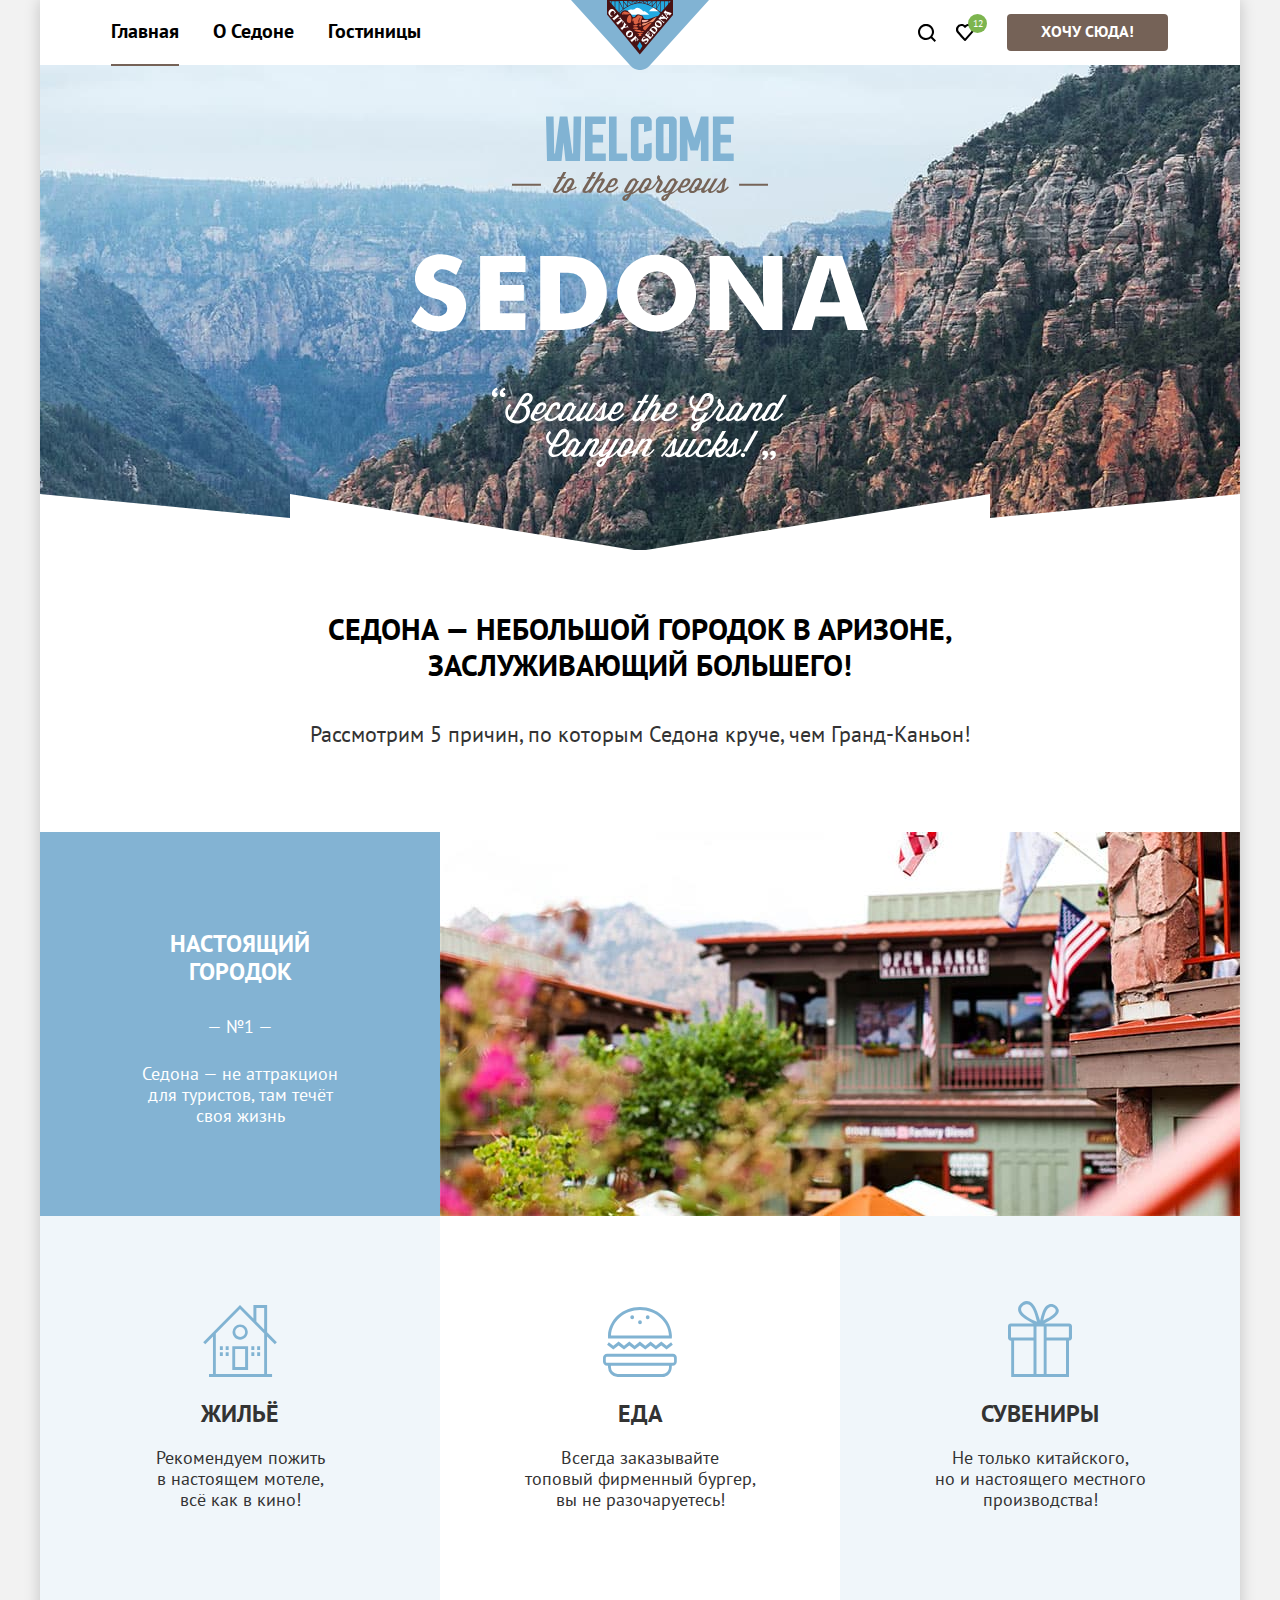
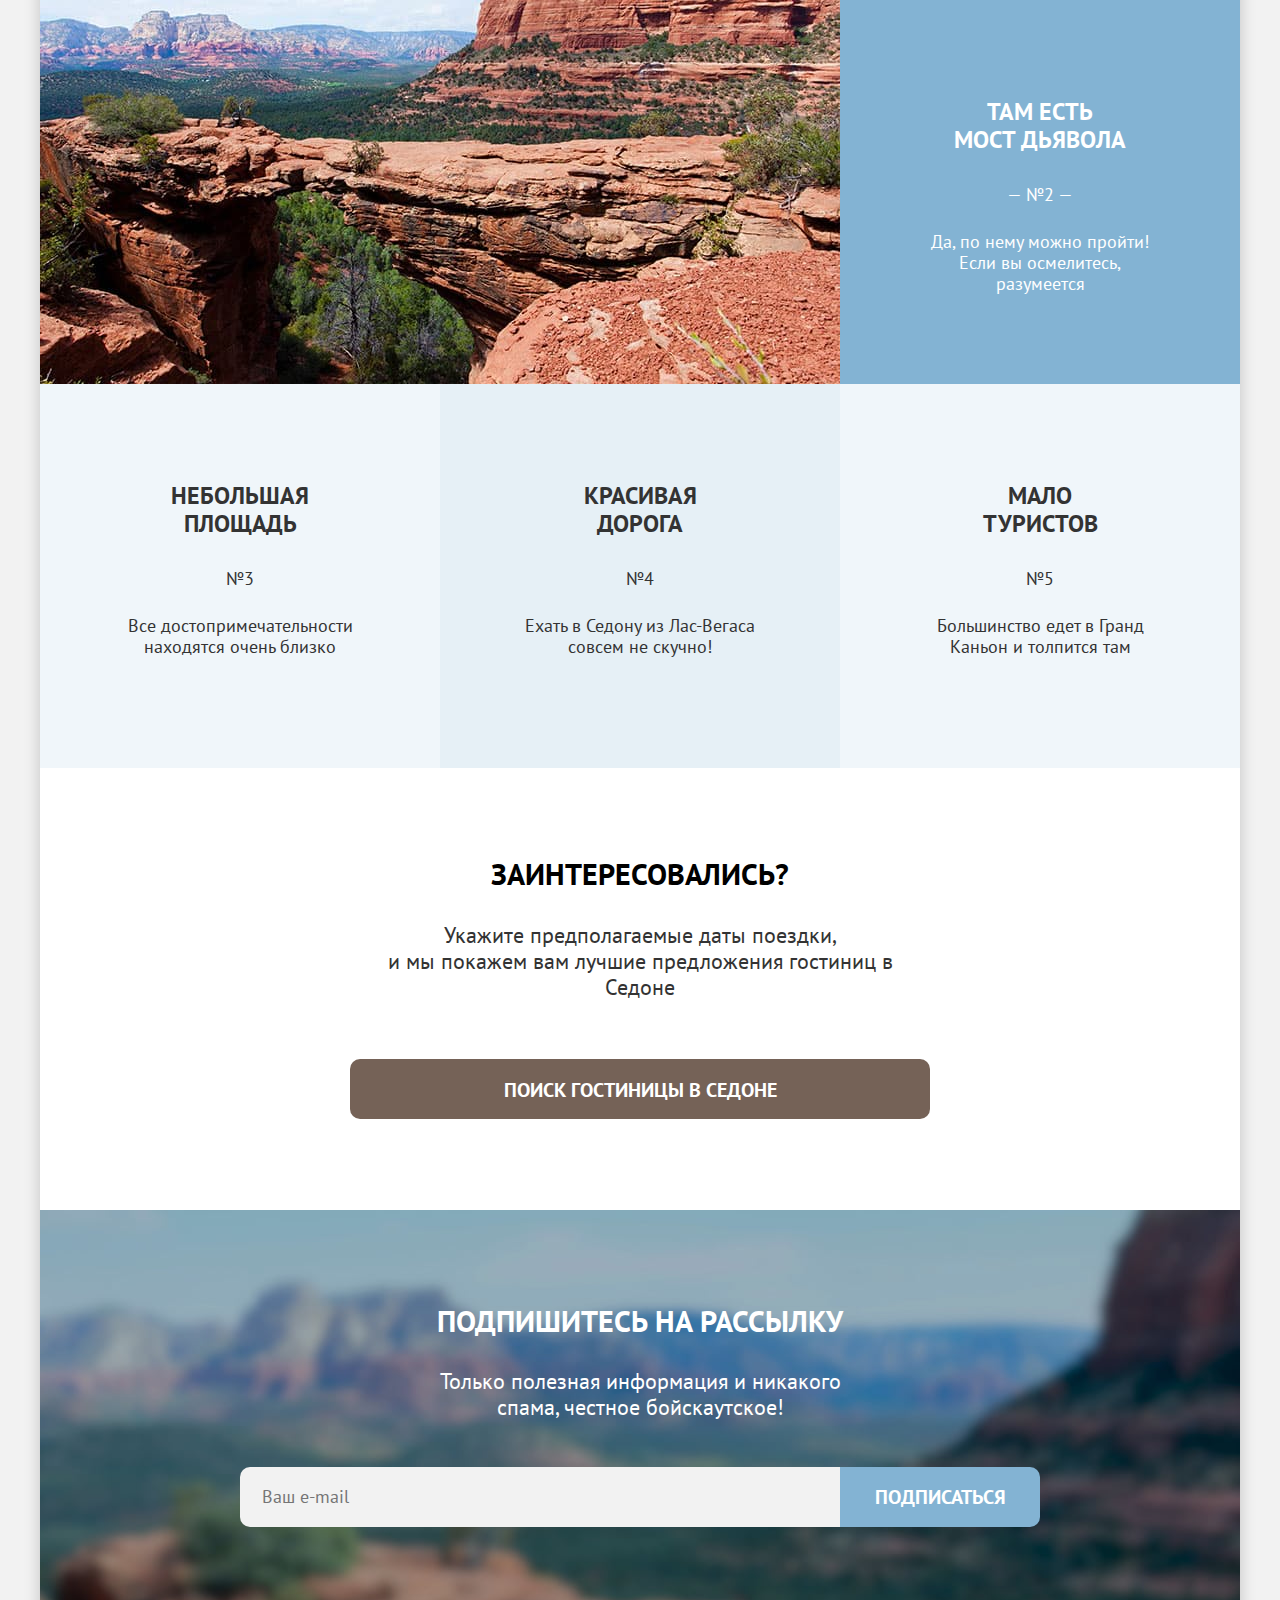
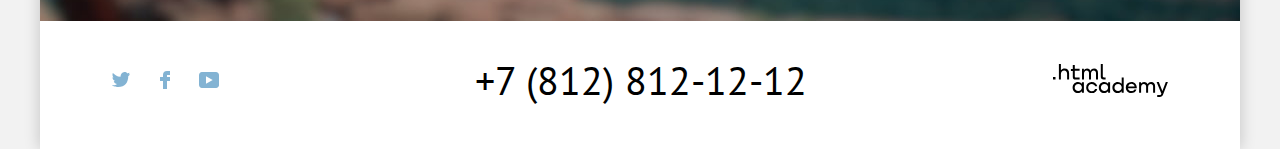
<file: index.html>
<!DOCTYPE html>
<html lang="ru">
	<head>
		<meta charset="utf-8">
		<link rel="stylesheet" href="styles/styles.css">
		<title>HTML Academy: Седона</title>
	</head>
	<body>
		<div class="body-inner">
			<header class="main-header">
				<a class="logo-link"><img class="logo" src="image/svg/logo-sedona.svg" alt="Логотип Седона." width="138" height="70"></a>
				<nav class="main-nav">
					<ul class="main-nav-list">
						<li class="main-nav-item">
							<a class="main-nav-link main-nav-link-active">Главная</a>
						</li>
						<li class="main-nav-item">
							<a class="main-nav-link" href="#">О Седоне</a>
						</li>
						<li class="main-nav-item">
							<a class="main-nav-link" href="catalog.html">Гостиницы</a>
						</li>
					</ul>
				</nav>
				<div class="user-tools">
					<a class="user-tools-item" href="#">
						<svg aria-hidden="true" focusable="false" width="18" height="18" xmlns="http://www.w3.org/2000/svg">
							<g clip-path="url(#a)"><path d="m18 16.5-3.7-3.7A8 8 0 0 0 8-.1C3.6-.1 0 3.6 0 8a8 8 0 0 0 12.9 6.3l3.7 3.7 1.4-1.5ZM8 14a6 6 0 0 1-6-6 6 6 0 0 1 6-6 6 6 0 0 1 6 6 6 6 0 0 1-6 6Z" /></g><defs><clipPath id="a"><path fill="#fff" d="M0 0h18v18H0z"/></clipPath></defs>
						</svg>
						<span class="visually-hidden">Поиск</span>
					</a>
					<div class="popover-wrapper">
						<a class="user-tools-item user-favourites" href="#">
							<svg aria-hidden="true" focusable="false" width="18" height="17" xmlns="http://www.w3.org/2000/svg">
								<path d="M8.9 17a.9.9 0 0 1-.8-.4c-5.4-6.1-6.7-7.5-7-7.9A5.4 5.4 0 0 1 5.5 0C6.8 0 8 .5 9 1.3a5.46 5.46 0 0 1 9 4.1c0 1.3-.5 2.5-1.3 3.4l-7 7.9c-.2.2-.4.3-.8.3Zm-6-9.5c.3.4 3.5 4 6.1 6.9l6.2-7c.5-.5.7-1.2.7-2 0-1.8-1.5-3.3-3.3-3.3-1 0-2 .5-2.7 1.3-.3.3-.6.4-.9.4-.3 0-.6-.2-.8-.4-.7-.8-1.7-1.3-2.7-1.3-1.8 0-3.3 1.5-3.3 3.3-.1.9.3 1.6.7 2.1-.1 0-.1 0 0 0Z"/>
							</svg>
							<span class="visually-hidden">Избранное:</span><div class="favourites-count">12</div>
						</a>
						<div class="popover popover-favourites">
							<ul class="popover-favourites-list">
								<li class="popover-favourites-item">
									<a class="popover-favourites-outline" href="#">
										<div class="popover-favourites-image">
											<img src="./image/content/small-desert-quail-inn.png" width="48" height="48" alt="Мотель Desert Quail Inn.">
										</div>
										<div class="popover-favourites-description">
											<h3>Desert Quail Inn</h3>
											<span>Мотель</span>
										</div>
									</a>
									<button class="popover-favourites-del" type="button">
										<span class="visually-hidden">Удалить из избранного</span>
									</button>
								</li>
								<li class="popover-favourites-item">
									<div class="popover-favourites-outline">
										<div class="popover-favourites-image">
											<a href="#">
												<img src="./image/content/small-villas-at-poco-diablo.png" width="48" height="48" alt="Мотель Desert Quail Inn.">
											</a>
										</div>
										<div class="popover-favourites-description">
											<h3><a href="#">Villas at Poco Diablo</a></h3>
											<span>Апартаменты</span>
										</div>
									</div>
									<button class="popover-favourites-del" type="button">
										<span class="visually-hidden">Удалить из избранного</span>
									</button>
								</li>
							</ul>
							<a class="popover-favourites-all" href="#">Все избранные</a>
						</div>
					</div>
					<a class="user-tools-item user-catalog" href="#">Хочу сюда!</a>
				</div>
			</header>
			<main class="main-container">
				<h1 class="visually-hidden">Добро пожаловать в Седону!</h1>
				<div class="promo">
					<figure>
						<img src="image/svg/promo-welcome.svg" width="458" height="352" alt="Добро пожаловать в Седону.">
					</figure>
				</div>
				<section class="features">
					<h2 class="visually-hidden">Особенности города</h2>
					<div class="features-inner">
						<b class="features-header">Седона — небольшой городок в Аризоне, заслуживающий большего!</b>
						<p class="features-description">Рассмотрим 5 причин, по которым Седона круче, чем Гранд-Каньон!</p>
					</div>
					<ul class="features-list">
						<li class="features-item features-city">
							<div class="features-left-column">
								<h3>Настоящий городок</h3>
								<span>— №1 —</span>
								<p>Седона — не аттракцион для туристов, там течёт своя жизнь</p>
							</div>
							<div class="features-right-column">
								<img class="features-image" src="image/content/features-bg-1.jpg" width="800" height="384" alt="Фотография города.">
							</div>
						</li>
						<li class="features-item features-housing">
							<h3>Жильё</h3>
							<p>Рекомендуем пожить в настоящем мотеле, всё как в кино!</p>
						</li>
						<li class="features-item features-food">
							<h3>Еда</h3>
							<p>Всегда заказывайте <br> топовый фирменный бургер, вы не разочаруетесь!</p>
						</li>
						<li class="features-item features-souvenirs">
							<h3>Сувениры</h3>
							<p>Не только китайского, <br> но и настоящего местного производства!</p>
						</li>
						<li class="features-item features-bridge">
							<div class="features-left-column">
								<h3>Там есть мост дьявола</h3>
								<span>— №2 —</span>
								<p>Да, по нему можно пройти! Если вы осмелитесь, разумеется</p>
							</div>
							<div class="features-right-column">
								<img class="features-image" src="image/content/features-bg-2.jpg" width="800" height="384" alt="Фотография Моста Дьявола.">
							</div>
						</li>
						<li class="features-item features-area">
							<h3>Небольшая площадь</h3>
							<span>№3</span>
							<p>Все достопримечательности находятся очень близко</p>
						</li>
						<li class="features-item features-road">
							<h3>Красивая дорога</h3>
							<span>№4</span>
							<p>Ехать в Седону из Лас-Вегаса совсем не скучно!</p>
						</li>
						<li class="features-item features-tourist">
							<h3>Мало туристов</h3>
							<span>№5</span>
							<p>Большинство едет в Гранд Каньон и толпится там</p>
						</li>
					</ul>
				</section>
				<section class="hotel-search">
					<h2>Заинтересовались?</h2>
					<p>Укажите предполагаемые даты поездки, <br> и мы покажем вам лучшие предложения гостиниц в Седоне</p>
					<a class="hotel-search-btn" href="catalog.html">Поиск гостиницы в Седоне</a>
				</section>
				<section class="subscribe">
					<h2>Подпишитесь на рассылку</h2>
					<p>Только полезная информация и никакого спама,	честное бойскаутское!</p>
					<form class="subscribe-form" action="https://echo.htmlacademy.ru" method="POST">
						<label class="visually-hidden" for="email">Введите свой e-mail:</label>
						<input class="subscribe-email" id="email" type="email" name="email" placeholder="Ваш e-mail" required>
						<button class="subscribe-submit" type="submit">Подписаться</button>
					</form>
				</section>
			</main>
			<footer class="main-footer">
				<ul class="social-list">
					<li class="social-item">
						<a class="social-link" href="https://twitter.com/htmlacademy_ru">
								<svg class="social-icon-tw" aria-hidden="true" focusable="false" width="18" height="15" xmlns="http://www.w3.org/2000/svg">
									<path d="M11.6.2c1.8-.5 3.2.3 3.8 1.2.7-.2 1.4-.5 2.1-.7 0 .9-.6 1.5-.9 1.8.7.1 1.4-.6 1.4-.6-.2 1-1.1 1.8-1.7 2C16.1 10.7 13 15.1 5.7 15h-.5c-.4 0-4.4-.5-5.2-1.9 2.4.2 4.1-.4 5-1.2-1-.3-2.9-.4-3.2-2.9.4.1.6.2 1.3.1C1.8 8.3.4 7.5.5 5.3c.3.3 1.1.5 1.4.5C1.1 5.6-.2 2.5.9.9c1.9 1.9 4 3.6 7.6 3.8C8.7 2.3 9.7.8 11.6.2Z"/>
								</svg>
							<span class="visually-hidden">Твиттер</span>
						</a>
					</li>
					<li class="social-item">
						<a class="social-link" href="https://www.facebook.com/htmlacademy">
							<svg class="social-icon-fb" aria-hidden="true" focusable="false" width="10" height="18" xmlns="http://www.w3.org/2000/svg">
								<path d="M7 0a4 4 0 0 0-4 4v2H0v4h3v8h4v-8h3V6H7V4h3V0H7Z"/>
							</svg>
							<span class="visually-hidden">Фейсбук</span>
						</a>
					</li>
					<li class="social-item">
						<a class="social-link" href="https://www.instagram.com/htmlacademy/">
							<svg class="social-icon-inst" aria-hidden="true" focusable="false" width="20" height="16" xmlns="http://www.w3.org/2000/svg">
								<path d="M17 0H2.9C1.2 0 0 1.5 0 3.2v9.5C0 14.5 1.2 16 2.9 16h14.3c1.5 0 2.9-1.5 2.9-3.2V3.2C19.9 1.5 18.7 0 17 0ZM7 11.8V4.2L13.7 8 7 11.8Z"/>
							</svg>
							<span class="visually-hidden">Инстаграм</span>
						</a>
					</li>
				</ul>
				<a class="contact-phone" href="tel:+78128121212">+7 (812) 812-12-12</a>
				<a class="copyright" href="https://htmlacademy.ru/">
					<span class="visually-hidden">Логотип HTML Academy</span>
					<svg class="logo-academy" aria-hidden="true" focusable="false" width="115" height="33" xmlns="http://www.w3.org/2000/svg">
						<path d="M0 12.9v2.6h2.5v-2.6H0ZM11.6 4.5c-1.6 0-2.8.7-3.6 1.7h-.1V0h-2v15.5h2v-5.3c0-2.1 1.3-3.6 3.3-3.6 1.8 0 2.9 1.4 2.9 3.2v5.7h2V9.4c.1-3-1.8-4.9-4.5-4.9ZM26.6 4.8h-4.8V1.1h-2v3.8h-1.9v2h1.9v6c0 1.7 1 2.7 2.7 2.7h4.1v-2h-3.7c-.7 0-1.1-.4-1.1-1.1V6.8h4.8v-2ZM41.1 4.6c-1.6 0-2.9.8-3.5 2.1h-.1a3.7 3.7 0 0 0-3.4-2.1c-1.4 0-2.5.8-3.1 1.8h-.1V4.8H29v10.6h2V10c0-2 1-3.5 2.6-3.5 1.5 0 2.4 1 2.4 2.6v6.3h2V9.8c0-2.4 1.4-3.3 2.6-3.3 1.5 0 2.4 1 2.4 2.6v6.3h2V8.9c.1-2.5-1.4-4.3-3.9-4.3ZM47.8 12.7c0 1.7 1 2.7 2.8 2.7h2v-2h-1.7c-.7 0-1.1-.4-1.1-1.1V0h-2v12.7ZM28.9 19.7a4.9 4.9 0 0 0-3.9-1.8c-3.1 0-5.4 2.3-5.4 5.6s2.3 5.6 5.4 5.6c1.8 0 3-.8 3.8-1.9h.1v1.6h2V18.2h-2v1.5Zm-3.6 7.4a3.5 3.5 0 0 1-3.6-3.6c0-2 1.4-3.6 3.6-3.6s3.6 1.6 3.6 3.6c0 1.9-1.4 3.6-3.6 3.6ZM44.2 22c-.5-2.4-2.6-4.1-5.4-4.1a5.4 5.4 0 0 0-5.6 5.6c0 3.1 2.2 5.6 5.6 5.6 2.8 0 4.9-1.8 5.4-4.2h-2.1a3.4 3.4 0 0 1-3.3 2.3 3.5 3.5 0 0 1-3.6-3.6c0-2 1.4-3.6 3.6-3.6 1.6 0 2.8 1 3.3 2.2h2.1V22ZM55.1 19.7a4.9 4.9 0 0 0-3.9-1.8c-3.1 0-5.4 2.3-5.4 5.6s2.3 5.6 5.4 5.6c1.8 0 3-.8 3.8-1.9h.1v1.6h2V18.2h-2v1.5Zm-3.6 7.4a3.5 3.5 0 0 1-3.6-3.6c0-2 1.4-3.6 3.6-3.6s3.6 1.6 3.6 3.6c0 1.9-1.5 3.6-3.6 3.6ZM68.7 19.8a5 5 0 0 0-3.9-1.9c-3.1 0-5.4 2.3-5.4 5.6s2.2 5.6 5.4 5.6c1.7 0 3-.8 3.8-1.8h.1v1.5h2V13.4h-2v6.4Zm-3.6 7.3a3.5 3.5 0 0 1-3.6-3.6c0-2 1.4-3.6 3.6-3.6s3.6 1.6 3.6 3.6c-.1 2-1.5 3.6-3.6 3.6ZM78.3 17.9a5.4 5.4 0 0 0-5.5 5.6c0 3 2.1 5.6 5.5 5.6 2.5 0 4.5-1.3 5.2-3.6h-2.1c-.5 1-1.6 1.6-3 1.6-1.9 0-3.3-1.3-3.4-2.9h8.8c.2-3.6-2-6.3-5.5-6.3Zm0 1.9c1.7 0 3 1 3.3 2.6h-6.5a3.2 3.2 0 0 1 3.2-2.6ZM98.2 17.9a4 4 0 0 0-3.6 2h-.1c-.6-1.2-1.8-2-3.4-2-1.4 0-2.5.7-3.1 1.8v-1.5h-1.9v10.6h2v-5.4c0-2 1-3.4 2.6-3.5 1.5 0 2.4 1 2.4 2.6v6.3h2v-5.6c0-2.4 1.4-3.3 2.6-3.3 1.5 0 2.4 1 2.4 2.6v6.3h2v-6.5c.1-2.6-1.4-4.4-3.9-4.4ZM109.4 27l-3.6-8.9h-2.2l4.8 11.6c-.3.9-.7 1.2-1.7 1.2h-2.5v2h2.5c1.8 0 2.8-.8 3.5-2.6l4.7-12.2h-2.1l-3.4 8.9Z"/>
					</svg>
				</a>
			</footer>
		</div>
		<div class="modal-container">
			<div class="modal modal-hotel-search">
				<button class="modal-close-btn">
					<span class="visually-hidden">Закрыть</span>
				</button>
				<div class="modal-content">
					<h2>Поиск гостиницы в Седоне</h2>
					<form class="modal-form-search" action="https://echo.htmlacademy.ru" method="GET">
						<div class="modal-date-wrapper">
							<label for="date-in" class="modal-date">Дата заезда:</label>
							<div class="input-date-wrapper">
								<input id="date-in" class="modal-input-date" type="text" placeholder="Укажите дату" name="date-in" required>
								<button class="modal-calendar" type="button">
									<span class="visually-hidden">Открыть календарь</span>
								</button>
								<span class="modal-input-message message-error">Мы не можем отправить вас в прошлое.</span>
							</div>
						</div>
						<div class="modal-date-wrapper">
							<label for="date-out" class="modal-date">Дата выезда:</label>
							<div class="input-date-wrapper">
								<input id="date-out" class="modal-input-date" type="text" placeholder="Укажите дату" name="date-out" required>
								<button class="modal-calendar" type="button">
									<span class="visually-hidden">Открыть календарь</span>
								</button>
								<span class="modal-input-message message-success">На эти даты есть свободные номера. Пока есть.</span>
							</div>
						</div>
						<div class="guests-wrapper">
							<div class="guests-inner">
								<label for="adult" class="modal-adult">Взрослые:</label>
								<div class="modal-input-guests">
									<button class="modal-btn-guests guests-deduct" type="button">
										<span class="visually-hidden">Убрать взрослого</span>
									</button>
									<button class="modal-btn-guests guests-add" type="button">
										<span class="visually-hidden">Добавить взрослого</span>
									</button>
									<input id="adult" class="modal-input-adult" type="number" name="adult" min="1" max="99" placeholder="1">
								</div>
							</div>
							<div class="guests-inner">
								<label for="child" class="modal-child">Дети:</label>
								<div class="modal-info-wrapper">
									<button class="modal-child-info" type="button">
										<span class="visually-hidden">Информация</span>
									</button>
									<div class="popover-child-info">
										<p>Укажите количество детей, которые будут с вами, возраст которых от 6 до 18 лет. Дети до 6 лет размещаются бесплатно.</p>
									</div>
								</div>
								<div class="modal-input-guests">
									<button class="modal-btn-guests guests-deduct" type="button">
										<span class="visually-hidden">Убрать ребёнка</span>
									</button>
									<button class="modal-btn-guests guests-add" type="button">
										<span class="visually-hidden">Добавить ребёнка</span>
									</button>
									<input id="child" class="modal-input-child" type="number" name="child" min="0" max="99" placeholder="0">
								</div>
							</div>
						</div>
						<button class="modal-search-btn" type="submit">Найти</button>
					</form>
				</div>
			</div>
		</div>
	</body>
</html>
</file>
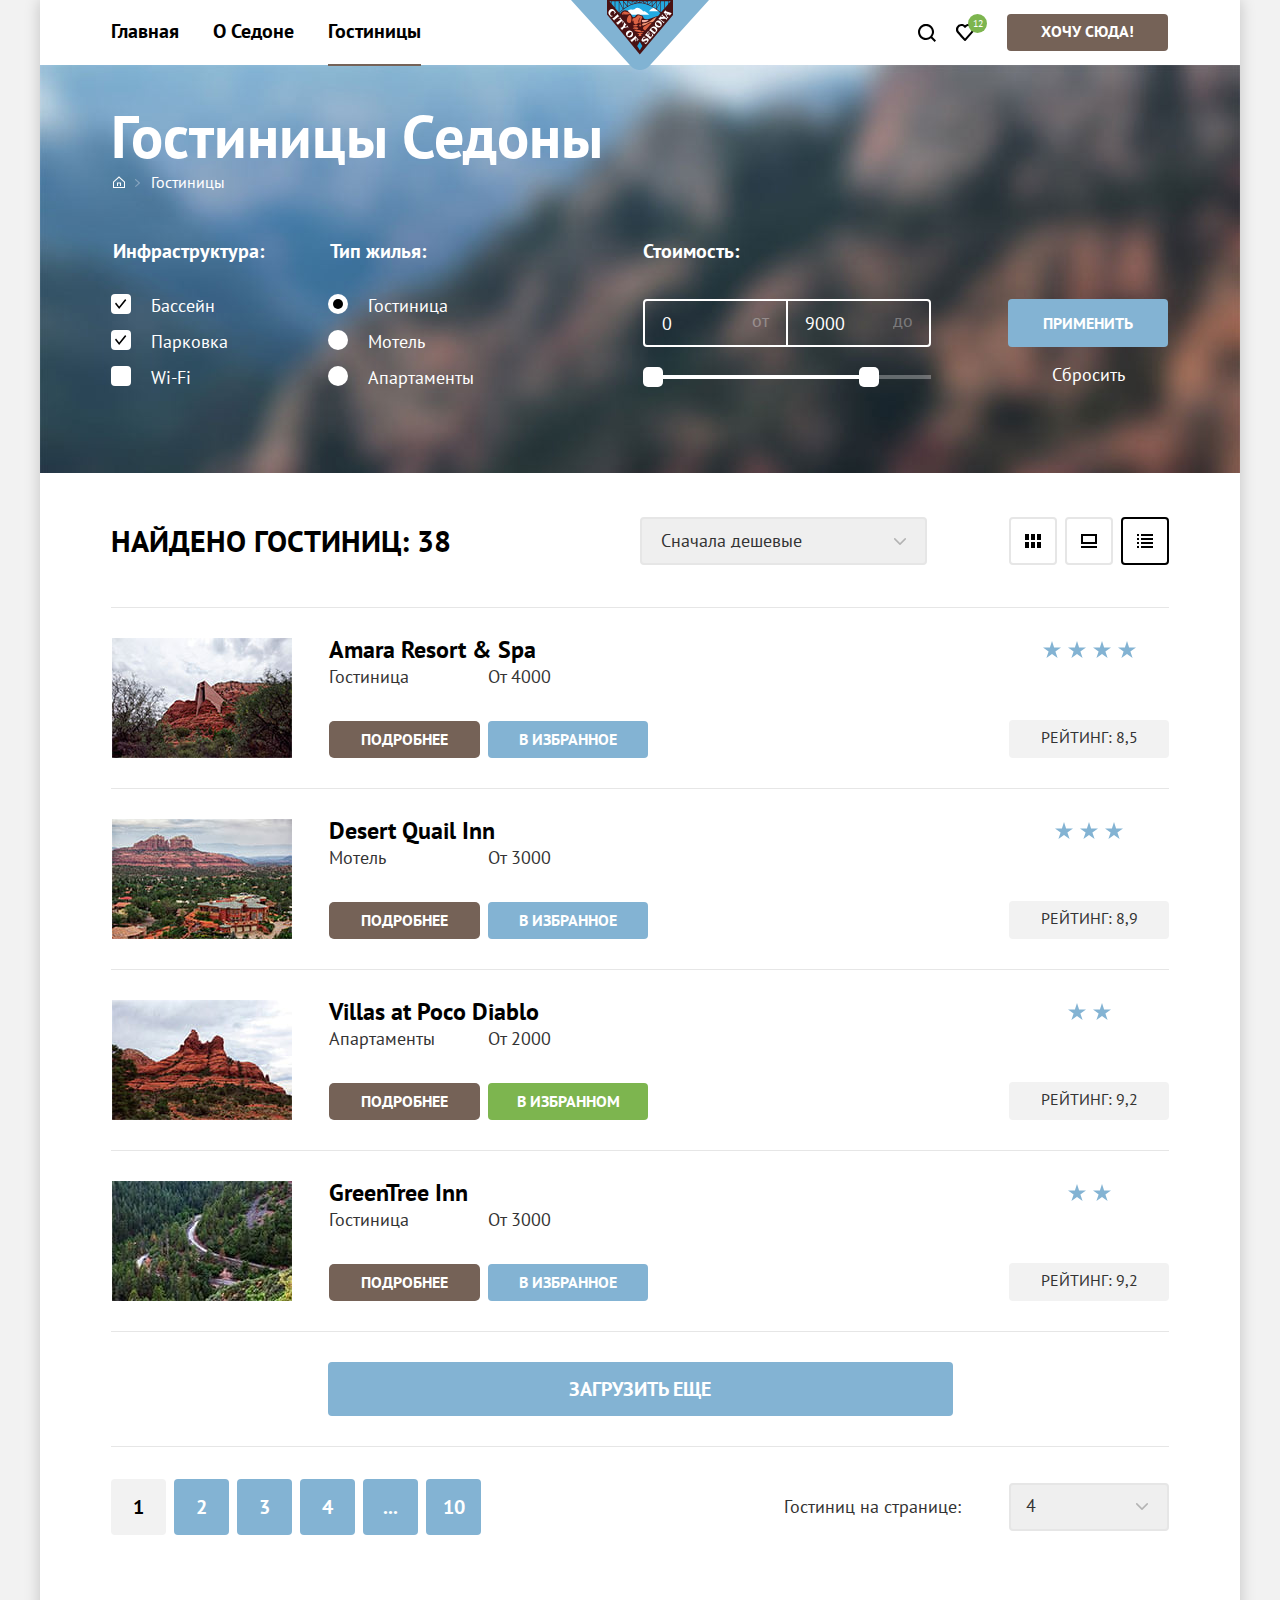
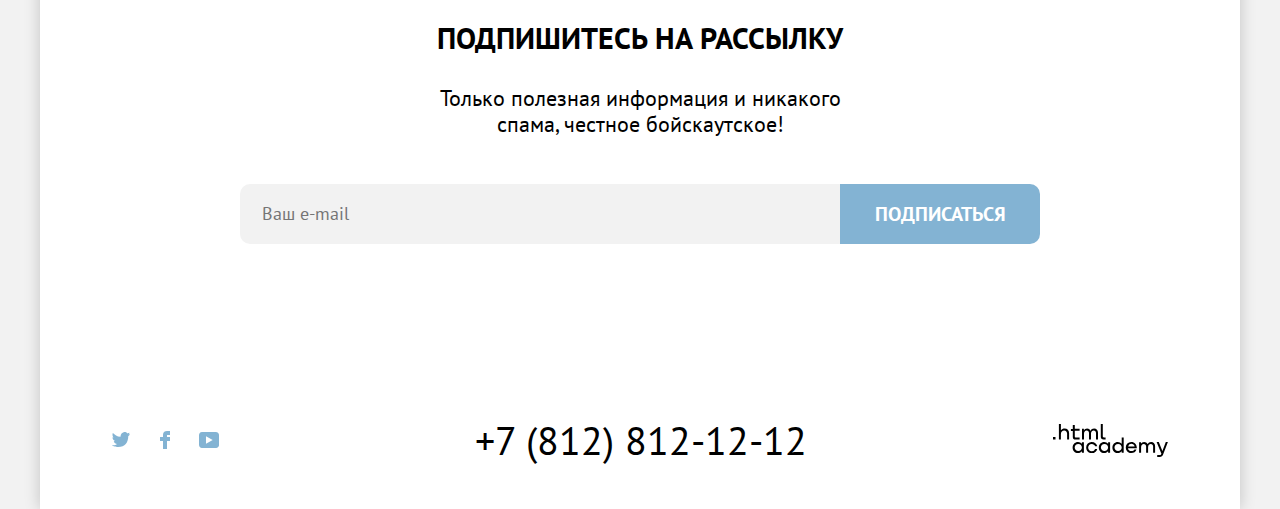
<file: catalog.html>
<!DOCTYPE html>
<html lang="ru">
	<head>
		<meta charset="utf-8">
        <link rel="stylesheet" href="styles/styles.css">
        <title>HTML Academy: Седона</title>
	</head>
	<body>
		<div class="body-inner">
			<header class="main-header">
				<a class="logo-link" href="./index.html"><img class="logo" src="image/svg/logo-sedona.svg" alt="Логотип Седона." width="138" height="70"></a>
				<nav class="main-nav">
					<ul class="main-nav-list">
						<li class="main-nav-item">
							<a class="main-nav-link" href="index.html">Главная</a>
						</li>
						<li class="main-nav-item">
							<a class="main-nav-link" href="#">О Седоне</a>
						</li>
						<li class="main-nav-item">
							<a class="main-nav-link main-nav-link-active">Гостиницы</a>
						</li>
					</ul>
				</nav>
				<div class="user-tools">
					<a class="user-tools-item" href="#">
						<svg aria-hidden="true" focusable="false" width="18" height="18" xmlns="http://www.w3.org/2000/svg">
							<g clip-path="url(#a)"><path d="m18 16.5-3.7-3.7A8 8 0 0 0 8-.1C3.6-.1 0 3.6 0 8a8 8 0 0 0 12.9 6.3l3.7 3.7 1.4-1.5ZM8 14a6 6 0 0 1-6-6 6 6 0 0 1 6-6 6 6 0 0 1 6 6 6 6 0 0 1-6 6Z" /></g><defs><clipPath id="a"><path fill="#fff" d="M0 0h18v18H0z"/></clipPath></defs>
						</svg>
						<span class="visually-hidden">Поиск</span>
					</a>
					<div class="popover-wrapper">
						<a class="user-tools-item user-favourites" href="#">
							<svg aria-hidden="true" focusable="false" width="18" height="17" xmlns="http://www.w3.org/2000/svg">
								<path d="M8.9 17a.9.9 0 0 1-.8-.4c-5.4-6.1-6.7-7.5-7-7.9A5.4 5.4 0 0 1 5.5 0C6.8 0 8 .5 9 1.3a5.46 5.46 0 0 1 9 4.1c0 1.3-.5 2.5-1.3 3.4l-7 7.9c-.2.2-.4.3-.8.3Zm-6-9.5c.3.4 3.5 4 6.1 6.9l6.2-7c.5-.5.7-1.2.7-2 0-1.8-1.5-3.3-3.3-3.3-1 0-2 .5-2.7 1.3-.3.3-.6.4-.9.4-.3 0-.6-.2-.8-.4-.7-.8-1.7-1.3-2.7-1.3-1.8 0-3.3 1.5-3.3 3.3-.1.9.3 1.6.7 2.1-.1 0-.1 0 0 0Z"/>
							</svg>
							<span class="visually-hidden">Избранное:</span><div class="favourites-count">12</div>
						</a>
						<div class="popover popover-favourites">
							<ul class="popover-favourites-list">
								<li class="popover-favourites-item">
									<a class="popover-favourites-outline" href="#">
										<div class="popover-favourites-image">
											<img src="./image/content/small-desert-quail-inn.png" width="48" height="48" alt="Мотель Desert Quail Inn.">
										</div>
										<div class="popover-favourites-description">
											<h3>Desert Quail Inn</h3>
											<span>Мотель</span>
										</div>
									</a>
									<button class="popover-favourites-del" type="button">
										<span class="visually-hidden">Удалить из избранного</span>
									</button>
								</li>
								<li class="popover-favourites-item">
									<div class="popover-favourites-outline">
										<div class="popover-favourites-image">
											<a href="#">
												<img src="./image/content/small-villas-at-poco-diablo.png" width="48" height="48" alt="Мотель Desert Quail Inn.">
											</a>
										</div>
										<div class="popover-favourites-description">
											<h3><a href="#">Villas at Poco Diablo</a></h3>
											<span>Апартаменты</span>
										</div>
									</div>
									<button class="popover-favourites-del" type="button">
										<span class="visually-hidden">Удалить из избранного</span>
									</button>
								</li>
							</ul>
							<a class="popover-favourites-all" href="#">Все избранные</a>
						</div>
					</div>
					<a class="user-tools-item user-catalog" href="#">Хочу сюда!</a>
				</div>
			</header>
			<main  class="main-container">
				<div class="catalog-head-wrapper">
					<h1 class="catalog-header">Гостиницы Седоны</h1>
					<ul class="breadcrumbs-list">
						<li class="breadcrumbs-item"><a class="breadcrumbs-link breadcrumbs-home" href="index.html"><span class="visually-hidden">Главная</span></a></li>
						<li class="breadcrumbs-item"><a class="breadcrumbs-link">Гостиницы</a></li>
					</ul>
					<section class="filter">
						<h2 class="visually-hidden">Фильтры для поиска жилья</h2>
						<form class="filter-form" name="filter" action="https://echo.htmlacademy.ru" method="GET">
							<fieldset class="filter-fieldset filter-infrastructure">
								<legend>Инфраструктура:</legend>
								<label>
									<input type="checkbox" name="infrastructure" value="pool" checked>
									<span class="custom-check"></span>
									<span>Бассейн</span>
								</label>
								<label>
									<input type="checkbox" name="infrastructure" value="parking" checked>
									<span class="custom-check"></span>
									<span>Парковка</span>
								</label>
								<label>
									<input type="checkbox" name="infrastructure" value="wi-fi">
									<span class="custom-check"></span>
									<span>Wi-Fi</span>
								</label>
							</fieldset>
							<fieldset class="filter-fieldset filter-housing">
								<legend>Тип жилья:</legend>
								<label>
									<input type="radio" name="housing" value="hotel" checked>
									<span class="custom-radio"></span>
									<span>Гостиница</span>
								</label>
								<label>
									<input type="radio" name="housing" value="motel">
									<span class="custom-radio"></span>
									<span>Мотель</span>
								</label>
								<label>
									<input type="radio" name="housing" value="apartments">
									<span class="custom-radio"></span>
									<span>Апартаменты</span>
								</label>
							</fieldset>
							<fieldset class="filter-fieldset filter-cost">
								<legend>Стоимость:</legend>
								<div class="range">
									<div class="range-wrapper-input">
										<label>
											<span class="visually-hidden">Минимальная стоимость:</span>
											<input class="cost-input min-cost-input" type="number" name="min-cost" placeholder="от" value="0">
											<span class="cost-input-placeholder">от</span>
										</label>
										<label>
											<span class="visually-hidden">Максимальная стоимость:</span>
											<input class="cost-input max-cost-input" type="number" name="max-cost" placeholder="до" value="9000">
											<span class="cost-input-placeholder">до</span>
										</label>
									</div>
									<div class="range-scale">
										<div class="range-bar">
											<button class="cost-toggle min-cost-toggle" type="button">
												<span class="visually-hidden">Изменить минимальную стоимость.</span>
											</button>
											<button class="cost-toggle max-cost-toggle" type="button">
												<span class="visually-hidden">Изменить максимальную стоимость.</span>
											</button>
										</div>
									</div>

								</div>
							</fieldset>
							<div class="filter-fieldset filter-button-wrapper">
								<button class="filter-button filter-submit" type="submit">Применить</button>
								<button class="filter-button filter-reset" type="reset">Сбросить</button>
							</div>
						</form>
					</section>
				</div>
				<section class="result">
					<h2 class="visually-hidden">Результаты поиска</h2>
					<div class="sorting">
						<p>Найдено гостиниц: <span class="quantity">38</span></p>
						<form class="sort-list" action="https://echo.htmlacademy.ru" method="GET">
							<select class="select sorting-select" name="sort">
								<option value="low-cost">Сначала дешевые</option>
								<option value="costly">Сначала дорогие</option>
								<option value="high-rating">С высоким рейтингом</option>
							</select>
							<div class="display-mode">
								<a class="display-mode-btn btn-view-line" href="#"><span class="visually-hidden">Вывести результат строкой</span></a>
								<a class="display-mode-btn btn-view-column" href="#"><span class="visually-hidden">Вывести результат в столбце</span></a>
								<a class="display-mode-btn btn-view-list display-mode-btn-active" href="#"><span class="visually-hidden">Вывести результат списком</span></a>
							</div>
						</form>
					</div>
					<div class="list-of-hotels">
						<h2 class="visually-hidden">Гостиницы по Вашим предпочтениям</h2>
						<article>
							<div class="image-column">
								<a href="#">
									<img src="./image/content/amara-resort-spa.jpg" width="180" height="120" alt="Гостиница Amara Resort & Spa.">
								</a>
							</div>
							<div class="description-column">
								<h3 class="hotel-name"><a href="#">Amara Resort & Spa</a></h3>
								<div class="hotels-column-wrapper">
									<div class="hotels-left-column">
										<span class="type">Гостиница</span>
										<a class="more-details" href="#">Подробнее</a>
									</div>
									<div class="hotels-right-column">
										<span class="cost">От 4000</span>
										<button class="hotels-favourites" type="button" name="add-to-favorites">В избранное</button>
									</div>
								</div>
							</div>
							<div class="rating-column">
								<div class="hotel-class hotel-class-4">
									<span class="visually-hidden">4-х звёздочный отель</span>
									<span class="star"></span>
									<span class="star"></span>
									<span class="star"></span>
									<span class="star"></span>
								</div>
								<span class="rating">Рейтинг: 8,5</span>
							</div>
						</article>
						<article>
							<div class="image-column">
								<a href="#">
									<img src="./image/content/desert-quail-inn.jpg" width="180" height="120" alt="Мотель Desert Quail Inn.">
								</a>
							</div>
							<div class="description-column">
								<h3 class="hotel-name"><a href="#">Desert Quail Inn</a></h3>
								<div class="hotels-column-wrapper">
									<div class="hotels-left-column">
										<span class="type">Мотель</span>
										<a class="more-details" href="#">Подробнее</a>
									</div>
									<div class="hotels-right-column">
										<span class="cost">От 3000</span>
										<button class="hotels-favourites" type="button" name="add-to-favorites">В избранное</button>
									</div>
								</div>
							</div>
							<div class="rating-column">
								<div class="hotel-class hotel-class-3">
									<span class="visually-hidden">3-х звёздочный отель</span>
									<span class="star"></span>
									<span class="star"></span>
									<span class="star"></span>
								</div>
								<span class="rating">Рейтинг: 8,9</span>
							</div>
						</article>
						<article>
							<div class="image-column">
								<a href="#">
									<img src="./image/content/villas-at-poco-diablo.jpg" width="180" height="120" alt="Апартаменты Villas at Poco Diablo.">
								</a>
							</div>
							<div class="description-column">
								<h3 class="hotel-name"><a href="#">Villas at Poco Diablo</a></h3>
								<div class="hotels-column-wrapper">
									<div class="hotels-left-column">
										<span class="type">Апартаменты</span>
								<a class="more-details" href="#">Подробнее</a>
									</div>
									<div class="hotels-right-column">
										<span class="cost">От 2000</span>
										<button class="hotels-favourites hotels-favourites-add" type="button" name="add-to-favorites">В избранном</button>
									</div>
								</div>
							</div>
							<div class="rating-column">
								<div class="hotel-class hotel-class-2">
									<span class="visually-hidden">2-х звёздочный отель</span>
									<span class="star"></span>
									<span class="star"></span>
								</div>
								<span class="rating">Рейтинг: 9,2</span>
							</div>
						</article>
						<article>
							<div class="image-column">
								<a href="#">
									<img src="./image/content/greentree-inn.jpg" width="180" height="120" alt="Гостиница GreenTree Inn.">
								</a>
							</div>
							<div class="description-column">
								<h3 class="hotel-name"><a href="#">GreenTree Inn</a></h3>
								<div class="hotels-column-wrapper">
									<div class="hotels-left-column">
										<span class="type">Гостиница</span>
										<a class="more-details" href="#">Подробнее</a>
									</div>
									<div class="hotels-right-column">
										<span class="cost">От 3000</span>
										<button class="hotels-favourites" type="button" name="add-to-favorites">В избранное</button>
									</div>
								</div>
							</div>
							<div class="rating-column">
								<div class="hotel-class hotel-class-2">
									<span class="visually-hidden">2-х звёздочный отель</span>
									<span class="star"></span>
									<span class="star"></span>
								</div>
								<span class="rating">Рейтинг: 9,2</span>
							</div>
						</article>
						<div class="hotels-more-wrapper">
							<a class="hotels-more" href="#">Загрузить еще</a>
						</div>
					</div>
					<div class="pagination-wrapper">
						<ul class="pagination-list">
							<li class="pagination-item"><a class="pagination-link pagination-link-current">1</a></li>
							<li class="pagination-item"><a class="pagination-link" href="#">2</a></li>
							<li class="pagination-item"><a class="pagination-link" href="#">3</a></li>
							<li class="pagination-item"><a class="pagination-link" href="#">4</a></li>
							<li class="pagination-item"><a class="pagination-link" href="#">...</a></li>
							<li class="pagination-item"><a class="pagination-link" href="#">10</a></li>
						</ul>
						<div class="quantity-hotels">
							<span>Гостиниц на странице:</span>
							<select class="select quantity-hotels-select" name="quantity-hotels">
								<option value="4">4</option>
								<option value="6">6</option>
								<option value="8">8</option>
							</select>
						</div>
					</div>
				</section>
				<section class="subscribe catalog-subscribe">
					<h2>Подпишитесь на рассылку</h2>
					<p>Только полезная информация и никакого спама,	честное бойскаутское!</p>
					<form class="subscribe-form" action="https://echo.htmlacademy.ru" method="POST">
						<label class="visually-hidden" for="email">Введите свой e-mail:</label>
						<input class="subscribe-email" id="email" type="email" name="email" placeholder="Ваш e-mail" required>
						<button class="subscribe-submit" type="submit">Подписаться</button>
					</form>
				</section>
			</main>
			<footer class="main-footer">
				<ul class="social-list">
					<li class="social-item">
						<a class="social-link" href="https://twitter.com/htmlacademy_ru">
								<svg class="social-icon-tw" aria-hidden="true" focusable="false" width="18" height="15" xmlns="http://www.w3.org/2000/svg">
									<path d="M11.6.2c1.8-.5 3.2.3 3.8 1.2.7-.2 1.4-.5 2.1-.7 0 .9-.6 1.5-.9 1.8.7.1 1.4-.6 1.4-.6-.2 1-1.1 1.8-1.7 2C16.1 10.7 13 15.1 5.7 15h-.5c-.4 0-4.4-.5-5.2-1.9 2.4.2 4.1-.4 5-1.2-1-.3-2.9-.4-3.2-2.9.4.1.6.2 1.3.1C1.8 8.3.4 7.5.5 5.3c.3.3 1.1.5 1.4.5C1.1 5.6-.2 2.5.9.9c1.9 1.9 4 3.6 7.6 3.8C8.7 2.3 9.7.8 11.6.2Z"/>
								</svg>
							<span class="visually-hidden">Твиттер</span>
						</a>
					</li>
					<li class="social-item">
						<a class="social-link" href="https://www.facebook.com/htmlacademy">
							<svg class="social-icon-fb" aria-hidden="true" focusable="false" width="10" height="18" xmlns="http://www.w3.org/2000/svg">
								<path d="M7 0a4 4 0 0 0-4 4v2H0v4h3v8h4v-8h3V6H7V4h3V0H7Z"/>
							</svg>
							<span class="visually-hidden">Фейсбук</span>
						</a>
					</li>
					<li class="social-item">
						<a class="social-link" href="https://www.youtube.com/c/HTMLAcademyRUS">
							<svg class="social-icon-youtube" aria-hidden="true" focusable="false" width="20" height="16" xmlns="http://www.w3.org/2000/svg">
								<path d="M17 0H2.9C1.2 0 0 1.5 0 3.2v9.5C0 14.5 1.2 16 2.9 16h14.3c1.5 0 2.9-1.5 2.9-3.2V3.2C19.9 1.5 18.7 0 17 0ZM7 11.8V4.2L13.7 8 7 11.8Z"/>
							</svg>
							<span class="visually-hidden">Ютуб</span>
						</a>
					</li>
				</ul>
				<a class="contact-phone" href="tel:+78128121212">+7 (812) 812-12-12</a>
				<a class="copyright" href="https://htmlacademy.ru/">
					<span class="visually-hidden">Логотип HTML Academy</span>
					<svg class="logo-academy" aria-hidden="true" focusable="false" width="115" height="33" xmlns="http://www.w3.org/2000/svg">
						<path d="M0 12.9v2.6h2.5v-2.6H0ZM11.6 4.5c-1.6 0-2.8.7-3.6 1.7h-.1V0h-2v15.5h2v-5.3c0-2.1 1.3-3.6 3.3-3.6 1.8 0 2.9 1.4 2.9 3.2v5.7h2V9.4c.1-3-1.8-4.9-4.5-4.9ZM26.6 4.8h-4.8V1.1h-2v3.8h-1.9v2h1.9v6c0 1.7 1 2.7 2.7 2.7h4.1v-2h-3.7c-.7 0-1.1-.4-1.1-1.1V6.8h4.8v-2ZM41.1 4.6c-1.6 0-2.9.8-3.5 2.1h-.1a3.7 3.7 0 0 0-3.4-2.1c-1.4 0-2.5.8-3.1 1.8h-.1V4.8H29v10.6h2V10c0-2 1-3.5 2.6-3.5 1.5 0 2.4 1 2.4 2.6v6.3h2V9.8c0-2.4 1.4-3.3 2.6-3.3 1.5 0 2.4 1 2.4 2.6v6.3h2V8.9c.1-2.5-1.4-4.3-3.9-4.3ZM47.8 12.7c0 1.7 1 2.7 2.8 2.7h2v-2h-1.7c-.7 0-1.1-.4-1.1-1.1V0h-2v12.7ZM28.9 19.7a4.9 4.9 0 0 0-3.9-1.8c-3.1 0-5.4 2.3-5.4 5.6s2.3 5.6 5.4 5.6c1.8 0 3-.8 3.8-1.9h.1v1.6h2V18.2h-2v1.5Zm-3.6 7.4a3.5 3.5 0 0 1-3.6-3.6c0-2 1.4-3.6 3.6-3.6s3.6 1.6 3.6 3.6c0 1.9-1.4 3.6-3.6 3.6ZM44.2 22c-.5-2.4-2.6-4.1-5.4-4.1a5.4 5.4 0 0 0-5.6 5.6c0 3.1 2.2 5.6 5.6 5.6 2.8 0 4.9-1.8 5.4-4.2h-2.1a3.4 3.4 0 0 1-3.3 2.3 3.5 3.5 0 0 1-3.6-3.6c0-2 1.4-3.6 3.6-3.6 1.6 0 2.8 1 3.3 2.2h2.1V22ZM55.1 19.7a4.9 4.9 0 0 0-3.9-1.8c-3.1 0-5.4 2.3-5.4 5.6s2.3 5.6 5.4 5.6c1.8 0 3-.8 3.8-1.9h.1v1.6h2V18.2h-2v1.5Zm-3.6 7.4a3.5 3.5 0 0 1-3.6-3.6c0-2 1.4-3.6 3.6-3.6s3.6 1.6 3.6 3.6c0 1.9-1.5 3.6-3.6 3.6ZM68.7 19.8a5 5 0 0 0-3.9-1.9c-3.1 0-5.4 2.3-5.4 5.6s2.2 5.6 5.4 5.6c1.7 0 3-.8 3.8-1.8h.1v1.5h2V13.4h-2v6.4Zm-3.6 7.3a3.5 3.5 0 0 1-3.6-3.6c0-2 1.4-3.6 3.6-3.6s3.6 1.6 3.6 3.6c-.1 2-1.5 3.6-3.6 3.6ZM78.3 17.9a5.4 5.4 0 0 0-5.5 5.6c0 3 2.1 5.6 5.5 5.6 2.5 0 4.5-1.3 5.2-3.6h-2.1c-.5 1-1.6 1.6-3 1.6-1.9 0-3.3-1.3-3.4-2.9h8.8c.2-3.6-2-6.3-5.5-6.3Zm0 1.9c1.7 0 3 1 3.3 2.6h-6.5a3.2 3.2 0 0 1 3.2-2.6ZM98.2 17.9a4 4 0 0 0-3.6 2h-.1c-.6-1.2-1.8-2-3.4-2-1.4 0-2.5.7-3.1 1.8v-1.5h-1.9v10.6h2v-5.4c0-2 1-3.4 2.6-3.5 1.5 0 2.4 1 2.4 2.6v6.3h2v-5.6c0-2.4 1.4-3.3 2.6-3.3 1.5 0 2.4 1 2.4 2.6v6.3h2v-6.5c.1-2.6-1.4-4.4-3.9-4.4ZM109.4 27l-3.6-8.9h-2.2l4.8 11.6c-.3.9-.7 1.2-1.7 1.2h-2.5v2h2.5c1.8 0 2.8-.8 3.5-2.6l4.7-12.2h-2.1l-3.4 8.9Z"/>
					</svg>
				</a>
			</footer>
		</div>
		<div class="modal-container">
			<div class="modal modal-hotel-search">
				<button class="modal-close-btn">
					<span class="visually-hidden">Закрыть</span>
				</button>
				<div class="modal-content">
					<h2>Поиск гостиницы в Седоне</h2>
					<form class="modal-form-search" action="https://echo.htmlacademy.ru" method="GET">
						<div class="modal-date-wrapper">
							<label for="date-in" class="modal-date">Дата заезда:</label>
							<div class="input-date-wrapper">
								<input id="date-in" class="modal-input-date" type="text" placeholder="Укажите дату" name="date-in" required>
								<button class="modal-calendar" type="button">
									<span class="visually-hidden">Открыть календарь</span>
								</button>
								<span class="modal-input-message message-error">Мы не можем отправить вас в прошлое.</span>
							</div>
						</div>
						<div class="modal-date-wrapper">
							<label for="date-out" class="modal-date">Дата выезда:</label>
							<div class="input-date-wrapper">
								<input id="date-out" class="modal-input-date" type="text" placeholder="Укажите дату" name="date-out" required>
								<button class="modal-calendar" type="button">
									<span class="visually-hidden">Открыть календарь</span>
								</button>
								<span class="modal-input-message message-success">На эти даты есть свободные номера. Пока есть.</span>
							</div>
						</div>
						<div class="guests-wrapper">
							<div class="guests-inner">
								<label for="adult" class="modal-adult">Взрослые:</label>
								<div class="modal-input-guests">
									<button class="modal-btn-guests guests-deduct" type="button">
										<span class="visually-hidden">Убрать взрослого</span>
									</button>
									<button class="modal-btn-guests guests-add" type="button">
										<span class="visually-hidden">Добавить взрослого</span>
									</button>
									<input id="adult" class="modal-input-adult" type="number" name="adult" min="1" max="99" placeholder="1">
								</div>
							</div>
							<div class="guests-inner">
								<label for="child" class="modal-child">Дети:</label>
								<div class="modal-info-wrapper">
									<button class="modal-child-info" type="button">
										<span class="visually-hidden">Информация</span>
									</button>
									<div class="popover-child-info">
										<p>Укажите количество детей, которые будут с вами, возраст которых от 6 до 18 лет. Дети до 6 лет размещаются бесплатно.</p>
									</div>
								</div>
								<div class="modal-input-guests">
									<button class="modal-btn-guests guests-deduct" type="button">
										<span class="visually-hidden">Убрать ребёнка</span>
									</button>
									<button class="modal-btn-guests guests-add" type="button">
										<span class="visually-hidden">Добавить ребёнка</span>
									</button>
									<input id="child" class="modal-input-child" type="number" name="child" min="0" max="99" placeholder="0">
								</div>
							</div>
						</div>
						<button class="modal-search-btn" type="submit">Найти</button>
					</form>
				</div>
			</div>
		</div>
	</body>
</html>
</file>
<file: styles/styles.css>
@font-face {
  font-family: "PT Sans";
  src: url("../fonts/ptsans-400.woff2") format("woff2");
  font-style: normal;
  font-weight: 400;
  font-display: swap;
}

@font-face {
  font-family: "PT Sans";
  src: url("../fonts/ptsans-700.woff2") format("woff2");
  font-style: normal;
  font-weight: 700;
  font-display: swap;
}

.visually-hidden {
  position: absolute;
  width: 1px;
  height: 1px;
  margin: -1px;
  padding: 0;
  overflow: hidden;
  border: 0;
  clip: rect(0 0 0 0);
}

html {
  height: 100%;
}

body {
  margin: 0;
  height: 100%;
  font-family: "PT Sans", sans-serif;
  font-size: 18px;
  line-height: 21px;
  background-color: #F2F2F2;
}

.body-inner {
  box-sizing: border-box;
  margin: 0 auto;
  display: flex;
  flex-direction: column;
  width: 1200px;
  min-height: 100%;
  background: #ffffff;
  box-shadow: 0px 0px 15px rgba(0, 0, 0, 0.2);
}

.main-container {
  flex-grow: 1;
}

.main-header {
  position: relative;
  display: flex;
  justify-content: space-between;
  padding-left: 54px;
  padding-right: 72px;
  background-color: #ffffff;
  color: #000000;
}

.logo-link {
  position: absolute;
  left: 50%;
  margin-left: -69px;
  z-index: 1;
}

.logo-link:focus {
  outline: 3px solid #83B3D3;
}

.main-nav-list {
  margin: 0;
  padding: 0;
  display: flex;
  flex-wrap: wrap;
  align-items: flex-start;
  width: 450px;
  list-style: none;
}

.main-nav-link {
  margin: 12px 5px;
  margin-bottom: 15px;
  padding: 6px 12px;
  position: relative;
  display: block;
  font-size: 20px;
  line-height: normal;
  font-weight: 700;
  text-decoration: none;
  color: #000000;
  border-radius: 10px;
}

.main-nav-link[href]:hover {
  color: #756257;
}

.main-nav-link[href]:focus {
  color: #756257;
  outline: 3px solid #83B3D3;
  outline-offset: -3px;
}

.main-nav-link[href]:active {
  outline: none;
  opacity: 0.3;
}

.main-nav-link-active::after {
  position: absolute;
  content: "";
  height: 2px;
  bottom: -16px;
  left: 12px;
  right: 12px;
  background-color: #756257;
  z-index: 1;
}

.user-tools {
  margin-left: auto;
  width: 450px;
  display: flex;
  flex-wrap: wrap;
  justify-content: flex-end;
  align-items: flex-start;
  font-size: 16px;
  line-height: 21px;
  font-weight: 700;
}

.user-tools-item {
  margin-top: 14px;
  margin-bottom: 13px;
  padding: 10px;
  display: block;
  text-decoration: none;
  border-radius: 10px;
  line-height: 0;
}

.user-tools-item svg {
  fill: #000000;
}

.user-tools-item:hover svg {
  fill: #756257;
}

.user-tools-item:focus {
  outline: 3px solid #83B3D3;
  outline-offset: -3px;
}

.user-tools-item:focus svg {
  fill: #756257;
}

.user-tools-item:active {
  outline: none;
}

.user-tools-item:active svg {
  opacity: 0.3;
}

.user-favourites {
  position: relative;
}

.user-favourites:active .favourites-count {
  color: rgba(255, 255, 255, 0.3);
}

.favourites-count {
  position: absolute;
  top: 0;
  right: -3px;
  width: 19px;
  padding-top: 3px;
  padding-bottom: 3px;
  font-size: 10px;
  line-height: 13px;
  font-weight: 400;
  color: #ffffff;
  background-color: #7DB54F;
  text-align: center;
  border-radius: 50%;
}

.user-catalog {
  margin-left: 23px;
  padding-top: 7px;
  padding-right: 34px;
  padding-bottom: 9px;
  padding-left: 34px;
  font-size: 16px;
  line-height: 21px;
  color: #ffffff;
  background-color: #756257;
  text-transform: uppercase;
  border-radius: 4px;
}

.user-catalog:hover {
  background-color: #615048;
}

.user-catalog:focus {
  outline-offset: 0;
}

.user-catalog:active {
  outline: none;
  color: rgba(255, 255, 255, 0.3);
}

.popover-wrapper {
  position: relative;
}

.popover-wrapper:hover .popover {
  display: block;
}

.popover-favourites {
  box-sizing: border-box;
  position: absolute;
  display: flex;
  flex-direction: column;
  top: 62px;
  left: 50%;
  margin-left: -200px;
  width: 400px;
  color: #000000;
  background: #FFFFFF;
  border-radius: 20px;
  box-shadow: 0px 25px 50px rgba(0, 0, 0, 0.15);
  z-index: 1;
  display: none;
}

.popover-favourites::after {
  position: absolute;
  display: block;
  content: "";
  width: 20px;
  height: 9px;
  top: -8px;
  left: 50%;
  margin-left: -10px;
  background-image: url("../image/svg/popover-favourites-arrow.svg");
  background-repeat: no-repeat;
  background-size: 20px 9px;
  background-position: center;
}

.popover-favourites a {
  text-decoration: none;
  color: #000000;
}

.popover-favourites-list {
  margin: 0;
  padding: 25px 25px 0 25px;
  list-style: none;
  border-radius: 20px 20px 0 0;
  border: 1px solid #E6E6E6;
}

.popover-favourites-item {
  margin-bottom: 25px;
  display: flex;
  flex-wrap: nowrap;
  justify-content: space-between;
}

.popover-favourites-item:last-of-type {
  margin-bottom: 24px;
}

.popover-favourites-outline {
  display: flex;
  flex-wrap: nowrap;
  border-radius: 1px;
}

.popover-favourites-outline:hover {
  opacity: 0.6;
}

.popover-favourites-outline:focus-within {
  outline: 3px solid #83B3D3;
  outline-offset: 10px;
}

.popover-favourites-outline:active {
  opacity: 0.3;
}

.popover-favourites-image {
  width: 48px;
  height: 48px;
  border-radius: 50%;
  overflow: hidden;
}

.popover-favourites-description {
  margin-left: 17px;
  max-width: 244px;
}

.popover-favourites-description h3 {
  margin: 0;
  margin-top: 3px;
  font-weight: bold;
  font-size: 18px;
  line-height: 18px;
}

.popover-favourites-description a:focus {
  outline: none;
}

.popover-favourites-description span {
  font-weight: normal;
  font-size: 16px;
  line-height: 16px;
}

.popover-favourites-del {
  margin-top: 6px;
  width: 16px;
  height: 16px;
  border: none;
  background-color: transparent;
  background-image: url("../image/svg/delete.svg");
  background-repeat: no-repeat;
  background-size: 16px 16px;
  background-position: center;
  cursor: pointer;
  border-radius: 1px;
  opacity: 0.6;
}

.popover-favourites-del:hover {
  opacity: 1;
}

.popover-favourites-del:focus {
  outline: 3px solid #83B3D3;
  outline-offset: 5px;
  opacity: 1;
}

.popover-favourites-del:active {
  outline: none;
  opacity: 0.3;
}

.popover-favourites .popover-favourites-all {
  box-sizing: border-box;
  padding-top: 20px;
  padding-right: 20px;
  padding-bottom: 19px;
  padding-left: 20px;
  display: block;
  width: 100%;
  text-align: center;
  background-color: #756257;
  color: #FFFFFF;
  border: none;
  border-radius: 0px 0px 20px 20px;;
  font-weight: bold;
  font-size: 16px;
  line-height: 21px;
  text-transform: uppercase;
}

.popover-favourites-all:hover {
  background-color: #615048;
}

.popover-favourites-all:focus {
  background-color: #615048;
  outline: 3px solid #83B3D3;
  outline-offset: -3px;
}

.popover-favourites-all:active {
  background-color: #615048;
  outline: none;
  color: rgba(255, 255, 255, 0.3);
}

.promo {
  position: relative;
  padding-top: 51px;
  padding-right: 50px;
  padding-bottom: 82px;
  padding-left: 50px;
  color: #ffffff;
  background-color: #30414a;
  background-image: url("../image/decorative/promo-bg.jpg");
  background-repeat: no-repeat;
  background-position: center;
  background-size: cover;
}

.promo::after {
  position: absolute;
  content: "";
  width: 100%;
  height: 57px;
  left: 0;
  bottom: -1px;
  background-image: url("../image/svg/promo-decorative.svg");
  background-repeat: no-repeat;
}

.promo figure {
  margin: 0 auto;
  width: 458px;
  height: 352px;
  overflow: hidden;
}

.features {
  padding-top: 61px;
}

.features-inner {
  padding-right: 240px;
  padding-left: 240px;
}

.features-header {
  margin-bottom: 33px;
  display: block;
  font-size: 30px;
  line-height: 36px;
  font-weight: bold;
  text-align: center;
  text-transform: uppercase;
}

.features-description {
  margin-bottom: 80px;
  font-size: 22px;
  line-height: 36px;
  text-align: center;
  color: #333333;
}

.features-list {
  margin: 0;
  padding: 0;
  display: grid;
  grid-template-columns: 400px 400px 400px;
  list-style: none;
  font-size: 18px;
  line-height: 21px;
  text-align: center;
}

.features-item {
  padding-top: 98px;
  padding-right: 75px;
  padding-bottom: 111px;
  padding-left: 75px;
  color: #333333;
  word-wrap: break-word;
}

.features-item h3 {
  margin: 0;
  padding-left: 35px;
  padding-right: 35px;
  font-weight: bold;
  font-size: 24px;
  line-height: 28px;
  text-transform: uppercase;
}

.features-item span {
  display: block;
  margin-top: 30px;
}

.features-item p {
  margin: 0;
  margin-top: 26px;
}

.features-city,
.features-bridge {
  grid-column: 1 / -1;
  padding: 0;
  display: flex;
  width: 100%;
  color: #ffffff;
  background-color: #83B3D3;
}

.features-left-column {
  padding-top: 98px;
  padding-right: 90px;
  padding-bottom: 65px;
  padding-left: 90px;
  width: 220px;
}

.features-left-column h3 {
  padding-left: 24px;
  padding-right: 24px;
}

.features-right-column {
  width: 800px;
}

.features-image {
  display: block;
}

.features-bridge .features-left-column {
  order: 1;
}

.features-housing,
.features-souvenirs,
.features-area,
.features-tourist {
  background: rgba(131, 179, 211, 0.12);
}

.features-road {
  background-color: rgba(131, 179, 211, 0.2);;
}

.features-housing,
.features-food,
.features-souvenirs {
  padding-top: 98px;
  padding-bottom: 90px;
}

.features-housing {
  padding-right: 114px;
  padding-left: 114px;
}

.features-housing h3,
.features-food h3,
.features-souvenirs h3 {
  position: relative;
  padding-top: 86px;
}

.features-housing h3::before,
.features-food h3::before,
.features-souvenirs h3::before {
  position: absolute;
  content: "";
  display: block;
  left: 50%;
  background-repeat: no-repeat;
}

.features-housing h3::before {
  margin-left: -37px;
  top: -9px;
  width: 74px;
  height: 72px;
  background-image: url("../image/svg/features-home.svg");
  background-size: 74px 72px;
}

.features-food h3::before {
  margin-left: -37px;
  top: -7px;
  width: 74px;
  height: 70px;
  background-image: url("../image/svg/features-food.svg");
  background-size: 74px 70px;
}

.features-souvenirs h3::before {
  margin-left: -32px;
  top: -13px;
  width: 64px;
  height: 76px;
  background-image: url("../image/svg/features-souvenirs.svg");
  background-size: 64px 76px;
}

.features-housing p,
.features-food p,
.features-souvenirs p {
  margin-top: 19px;
}

.hotel-search {
  padding-top: 88px;
  padding-right: 310px;
  padding-bottom: 91px;
  padding-left: 310px;
  text-align: center;
  word-wrap: break-word;
}

.hotel-search h2 {
  margin: 0;
  margin-bottom: 30px;
  font-weight: bold;
  font-size: 30px;
  line-height: 36px;
  text-transform: uppercase;
}

.hotel-search p {
  margin: 0;
  margin-bottom: 59px;
  font-size: 22px;
  line-height: 26px;
  color: #333333;
}

.hotel-search-btn {
  display: block;
  padding-top: 13px;
  padding-bottom: 11px;
  width: 100%;
  font-weight: bold;
  font-size: 20px;
  line-height: 36px;
  text-transform: uppercase;
  color: #ffffff;
  text-decoration: none;
  background-color: #756257;
  border-radius: 10px;
}

.hotel-search-btn:hover {
  background-color: #615048;
}

.hotel-search-btn:focus {
  outline: 3px solid #83B3D3;
  outline-offset: -3px;
}

.hotel-search-btn:active {
  outline: none;
  color: rgba(255, 255, 255, 0.3);
}

.subscribe {
  padding-top: 68px;
  padding-right: 200px;
  padding-bottom: 94px;
  padding-left: 200px;
  color: #ffffff;
  background-color: #7f6661;
  background-image: url("../image/decorative/subscribe-bg.jpg");
  background-repeat: no-repeat;
  background-position: center;
  background-size: cover;
  text-align: center;
  word-wrap: break-word;
}

.subscribe h2 {
  margin-bottom: 29px;
  font-weight: bold;
  font-size: 30px;
  line-height: 36px;
  text-transform: uppercase;
}

.subscribe p {
  margin: 0;
  margin-bottom: 47px;
  padding-right: 166px;
  padding-left: 166px;
  font-size: 22px;
  line-height: 26px;
}

.subscribe-form {
  display: flex;
  flex-wrap: nowrap;
}

.subscribe-email {
  padding-left: 22px;
  flex-grow: 1;
  background: #F2F2F2;
  font-family: "PT Sans", sans-serif;
  font-size: 18px;
  line-height: 26px;
  align-items: center;
  color: #000000;
  border: none;
  border-radius: 10px 0px 0px 10px;
}

.subscribe-email:hover {
  background-color: #E6E6E6;
}

.subscribe-email:focus {
  outline: 3px solid #83B3D3;
  background-color: #E6E6E6;
}

.subscribe-email:not(:placeholder-shown) {
  outline: 2px solid #000000;
  outline-offset: -2px;
  background-color: #FFFFFF;
}

.subscribe-email.email-error {
  outline: 2px solid #FF5757;
  outline-offset: -2px;
  background-color: #FFFFFF;
}

.subscribe-submit {
  padding-top: 17px;
  padding-right: 34px;
  padding-bottom: 17px;
  padding-left: 34px;
  flex-basis: 200px;
  font-family: "PT Sans", sans-serif;
  font-weight: bold;
  font-size: 20px;
  line-height: 26px;
  text-align: center;
  text-transform: uppercase;
  color: #ffffff;
  background-color: #83B3D3;
  border: none;
  border-radius: 0px 10px 10px 0px;
  cursor: pointer;
}

.subscribe-submit:hover {
  background-color: #68A2CA;
}

.subscribe-submit:focus {
  outline: 3px solid #756257;
}

.subscribe-submit:active {
  outline: none;
  color: rgba(255, 255, 255, 0.3);
}

.catalog-subscribe {
  padding-top: 61px;
  padding-bottom: 137px;
  background: none;
  color: #000000;
}

.main-footer {
  padding-top: 21px;
  padding-right: 50px;
  padding-bottom: 30px;
  padding-left: 61px;
  display: flex;
  justify-content: space-between;
  align-items: center;
}

.social-list {
  margin: 0;
  margin-top: 3px;
  padding: 0;
  width: 128px;
  display: flex;
  flex-wrap: wrap;
  list-style: none;
}

.social-item {
  margin-right: 4px;
  margin-bottom: 4px;
}

.social-item:nth-child(3n) {
  margin-right: 0;
}

.social-link {
  display: block;
  width: 40px;
  height: 40px;
  text-align: center;
  border-radius: 10px;
}

.social-link svg {
  fill: #83B3D3;
}

.social-link:hover svg {
  fill: #68A2CA;
}

.social-link:focus {
  outline: 3px solid #83B3D3;
  outline-offset: -3px;
}

.social-link:active {
  outline: none;
}

.social-link:active svg {
  opacity: 0.3;
}

.social-icon-tw {
  margin-top: 12px;
  width: 18px;
  height: 15px;
}

.social-icon-fb {
  margin-top: 11px;
  width: 10px;
  height: 18px;
}

.social-icon-inst {
  margin-top: 12px;
  width: 20px;
  height: 16px;
}

.social-icon-youtube {
  margin-top: 12px;
  width: 20px;
  height: 16px;
}

.social-item:last-of-type {
  margin-right: 0;
}

.contact-phone {
  margin: 0 auto;
  margin-left: 231px;
  padding: 15px;
  text-decoration: none;
  font-size: 40px;
  line-height: 40px;
  text-align: center;
  text-transform: uppercase;
  color: #000000;
  border-radius: 10px;
}

.contact-phone:hover {
  color: #756257;
}

.contact-phone:focus {
  color: #756257;
  outline: 3px solid #83B3D3;
}

.contact-phone:active {
  color: #756257;
  outline: none;
  opacity: 0.3;
}

.copyright {
  margin-top: 4px;
  padding: 18px 22px;
  border-radius: 10px;
}

.logo-academy {
  fill: #000000;
}

.copyright:hover .logo-academy {
  fill: #756257;
}

.copyright:focus {
  outline: 3px solid #83B3D3;
}

.copyright:focus .logo-academy {
  fill: #756257;
}

.copyright:active {
  opacity: 0.3;
  outline: none;
}

.catalog-head-wrapper {
  padding-top: 32px;
  padding-right: 71px;
  padding-bottom: 84px;
  padding-left: 71px;
  background-color: #6b6a73;
  color: #ffffff;
  background-image: url("../image/decorative/catalog-bg.jpg");
  background-repeat: no-repeat;
  background-size: cover;
  background-position: center;
}

.catalog-header {
  margin: 0;
  font-weight: bold;
  font-size: 60px;
  line-height: 78px;
}

.breadcrumbs-list {
  margin: 0;
  margin-top: -4px;
  margin-left: -6px;
  padding: 0;
  display: flex;
  flex-wrap: wrap;
  list-style: none;
}

.breadcrumbs-item {
  position: relative;
  padding-right: 10px;
}

.breadcrumbs-item:not(:last-of-type)::after {
  position: absolute;
  content: "";
  width: 5px;
  height: 8px;
  top: 8px;
  right: 3px;
  background-image: url("../image/svg/breadcrumbs-arrow.svg");
  background-repeat: no-repeat;
  background-position: center;
  background-size: 5px 8px;
  opacity: 0.3;
}

.breadcrumbs-link {
  padding: 3px 8px;
  text-decoration: none;
  font-size: 16px;
  line-height: 21px;
  color: #ffffff;
  border-radius: 4px;
}

.breadcrumbs-link[href]:hover {
  opacity: 0.6;
}

.breadcrumbs-link[href]:focus {
  outline: 3px solid #83B3D3;
  outline-offset: -3px;
}

.breadcrumbs-home {
  position: relative;
  padding-left: 20px;
}

.breadcrumbs-home::before {
  position: absolute;
  content: "";
  width: 28px;
  height: 27px;
  top: -1px;
  left: 0;
  background-image: url("../image/svg/breadcrumbs-home.svg");
  background-repeat: no-repeat;
  background-position: center;
  background-size: 12px 12px;
  border-radius: 4px;
}

.filter {
  padding-top: 45px;
}

.filter-form {
  display: flex;
  flex-wrap: wrap;
}

.filter-fieldset  {
  margin: 0;
  padding: 0;
  display: flex;
  flex-direction: column;
  border: none;
  font-size: 18px;
  line-height: 23px;
}

.filter-form legend {
  margin-bottom: 30px;
  font-weight: bold;
  font-size: 20px;
  line-height: 26px;
}

.filter-infrastructure {
  width: 150px;
}

.filter-housing {
  margin-left: 62px;
  width: 145px;
}

.range-wrapper-input {
  display: flex;
  flex-wrap: nowrap;
  margin-bottom: 32px;
}

.range {
  margin-top: 5px;
  margin-left: 2px;
}

.cost-input {
  box-sizing: border-box;
  padding-left: 17px;
  width: 144px;
  height: 48px;
  font-family: "PT Sans", sans-serif;
  font-size: 18px;
  line-height: 23px;
  color: #FFFFFF;
  background-color: transparent;
  border: 2px solid #FFFFFF;
}

.cost-input:hover {
  border-color: rgba(255, 255, 255, 0.6);
}

.cost-input:focus {
  outline: 2px solid #81B3D2;
  box-shadow: inset 0px 0px 0px 2px #81B3D2;
  z-index: 1;
}

.cost-input:active {
  outline: none;
  box-shadow: none;
  background-color: #756257;
}

.cost-input:disabled {
  opacity: 0.6;
  border-color: #FFFFFF;
}

.range label {
  position: relative;
}

.cost-input-placeholder {
  position: absolute;
  top: 10px;
  right: 18px;
  font-size: 18px;
  line-height: 23px;
  text-align: right;
  color: #FFFFFF;
  opacity: 0.3;
}

.min-cost-input {
  border-right-width: 1px;
  border-radius: 4px 0 0 4px;
}

.max-cost-input {
  border-left-width: 1px;
  border-radius: 0 4px 4px 0;
}

.cost-input::placeholder {
  visibility: hidden;
}

.range-scale {
  position: relative;
  margin-top: -4px;
  height: 4px;
  background-color: rgba(255, 255, 255, 0.3);;
}

.range-bar {
  position: absolute;
  width: 236px;
  height: 4px;
  background-color: #FFFFFF;
}

.cost-toggle {
  position: absolute;
  top: -8px;
  width: 20px;
  height: 20px;
  background-color: #FFFFFF;
  border: none;
  border-radius: 5px;
  cursor: pointer;
}

.cost-toggle:hover {
  box-shadow: 0px 4px 10px rgba(0, 0, 0, 0.25);
}

.cost-toggle:focus {
  outline: 3px solid #83B3D3;
}

.cost-toggle:active {
  outline: 2px solid #83B3D3;
}

.cost-toggle:disabled {
  background-color: #a9a9a9;
}

.min-cost-toggle {
  left: 0;
}

.max-cost-toggle {
  right: 0;
}

.filter-cost {
  margin-left: 167px;
  width: 287px;
}

.filter-infrastructure label,
.filter-housing label {
  padding-left: 40px;
  margin-bottom: 13px;
}

.filter-infrastructure label:last-of-type,
.filter-housing label:last-of-type {
  margin-bottom: 0;
}

.filter-infrastructure input,
.filter-housing input {
  position: absolute;
  -webkit-appearance: none;
  -moz-appearance: none;
  appearance: none;
}

.custom-check,
.custom-radio {
  position: absolute;
  margin-left: -40px;
  width: 20px;
  height: 20px;
  cursor: pointer;
}

.custom-check {
  background-color: #ffffff;
  border-radius: 4px;
}

.custom-check:hover,
.custom-radio:hover {
  opacity: 0.6;
}

.custom-check:active,
.custom-radio:active {
  opacity: 0.3;
}

.custom-radio {
  background-color: #ffffff;
  border-radius: 50%;
}

.filter-infrastructure input:checked + .custom-check {
  background-image: url("../image/svg/check.svg");
  background-repeat: no-repeat;
  background-size: 12px 10px;
  background-position: center;
}

.filter-housing input:checked + .custom-radio {
  background-image: url("../image/svg/radio.svg");
  background-repeat: no-repeat;
  background-size: 10px 10px;
  background-position: center;
}

.filter-infrastructure input:focus + .custom-check,
.filter-housing input:focus + .custom-radio {
  opacity: 0.6;
  outline: 3px solid #83B3D3;
}

.filter-infrastructure input:disabled + .custom-check,
.filter-housing input:disabled + .custom-radio {
  opacity: 0.6;
}

.filter-button-wrapper {
  margin-left: auto;
  margin-right: 1px;
  width: 160px;
  display: flex;
  flex-direction: column;
  justify-content: flex-end;
  align-items: center;
}

.filter-submit {
  box-sizing: border-box;
  margin-bottom: 13px;
  padding: 13px 34px;
  width: 160px;
  min-height: 48px;
  font-family: "PT Sans", sans-serif;
  font-weight: bold;
  font-size: 16px;
  text-transform: uppercase;
  color: #ffffff;
  background-color: #83B3D3;
  border: none;
  border-radius: 4px;
  cursor: pointer;
  word-wrap: break-word;
}

.filter-submit:hover {
  background-color: #68A2CA;
}

.filter-submit:focus {
  outline: 3px solid #FFFFFF;
}

.filter-submit:active {
  outline: none;
  color: rgba(255, 255, 255, 0.3);
}

.filter-reset {
  padding: 0;
  width: 97px;
  min-height: 29px;
  background-color: transparent;
  font-family: "PT Sans", sans-serif;
  font-size: 18px;
  line-height: 23px;
  color: #ffffff;
  border: none;
  cursor: pointer;
  border-radius: 4px;
  word-wrap: break-word;
}

.filter-reset:hover {
  opacity: 0.6;
}

.filter-reset:focus {
  outline: 3px solid #83B3D3;
}

.filter-reset:active {
  outline: none;
  opacity: 0.3;
}

.result {
  padding-top: 44px;
  padding-right: 71px;
  padding-left: 71px;
}

.sorting {
  padding-bottom: 42px;
  display: flex;
  justify-content: space-between;
}

.sorting p {
  margin: 0;
  margin-top: 4px;
  font-weight: bold;
  font-size: 30px;
  line-height: 39px;
  text-transform: uppercase;
}

.sort-list {
  display: flex;
}

.select {
  box-sizing: border-box;
  height: 48px;
  appearance: none;
  background-image: url("../image/svg/expand.svg");
  background-repeat: no-repeat;
  background-position: right 19px center;
  border: 2px solid #E6E6E6;
  border-radius: 4px;
  font-family: "PT Sans", sans-serif;
  font-size: 18px;
  line-height: 23px;
  color: #333333;
}

.select:hover,
.select:focus {
  outline: none;
  border-color: #83B3D3;
}

.select:active {
  border-color: #E6E6E6;
  color: #E6E6E6;
}

.sorting-select {
  padding-top: 10px;
  padding-right: 20px;
  padding-bottom: 15px;
  padding-left: 19px;
  width: 287px;
}

.display-mode {
  margin-left: 82px;
  display: flex;
}

.display-mode-btn {
  margin-right: 8px;
  display: block;
  width: 44px;
  height: 44px;
  border: 2px solid #E6E6E6;
  border-radius: 4px;
}

.display-mode-btn:last-of-type {
  margin-right: 0;
}

.display-mode-btn:hover,
.display-mode-btn:focus {
  outline: none;
  border-color: #83B3D3;
}

.display-mode-btn-active {
  border-color: #000000;
}

.btn-view-line {
  background-image: url("../image/svg/pages-line.svg");
  background-repeat: no-repeat;
  background-position: center;
  background-size: 16px 14px;
}

.btn-view-column {
  background-image: url("../image/svg/pages-column.svg");
  background-repeat: no-repeat;
  background-position: center;
  background-size: 16px 14px;
}

.btn-view-list {
  background-image: url("../image/svg/pages-list.svg");
  background-repeat: no-repeat;
  background-position: center;
  background-size: 16px 14px;
}

.list-of-hotels article {
  padding-top: 26px;
  padding-bottom: 30px;
  display: flex;
  font-size: 18px;
  line-height: 23px;
  color: #333333;
  border-top: 1px solid #E6E6E6;
}

.image-column {
  margin-left: 1px;
  margin-top: 4px;
  width: 180px;
  height: 120px;
}

.image-column:hover {
  opacity: 0.6;
}

.image-column:focus-within {
  outline: 3px solid #83B3D3;
}

.image-column:active {
  opacity: 0.3;
}

.image-column a {
  display: block;
  width: 180px;
  height: 120px;
}

.description-column {
  margin-left: 37px;
  width: 625px;
}

.hotel-name {
  margin: 0;
  font-weight: bold;
  font-size: 24px;
  line-height: 31px;
  color: #000000;
}

.hotel-name a {
  position: relative;
  padding: 0 15px;
  left: -15px;
}

.description-column a {
  color: #000000;
  text-decoration: none;
  border-radius: 5px;
}

.description-column a:hover {
  color: #756257;
}

.description-column a:focus {
  color: #756257;
  outline: 3px solid #83B3D3;
}

.description-column a:active {
  outline: none;
  color: #756257;
  opacity: 0.3;
}

.rating-column {
  margin-left: auto;
  width: 160px;
}

.hotel-class {
  margin: 7px auto;
  display: grid;
  gap: 7px;
  height: 17px;
}

.hotel-class-1 {
  grid-template-columns: repeat(1, 18px);
}

.hotel-class-2 {
  grid-template-columns: repeat(2, 18px);
}

.hotel-class-3 {
  grid-template-columns: repeat(3, 18px);
}

.hotel-class-4 {
  grid-template-columns: repeat(4, 18px);
}

.hotel-class-5 {
  grid-template-columns: repeat(5, 18px);
}

.star {
  width: 18px;
  height: 17px;
  background-image: url("../image/svg/star.svg");
  background-repeat: no-repeat;
}

.hotels-column-wrapper {
  display: flex;
}

.hotels-left-column {
  margin-right: 8px;
  width: 151px;
}

.hotels-right-column {
  width: 160px;
}

.hotels-left-column,
.hotels-right-column {
  display: flex;
  flex-direction: column;
  justify-content: space-between;
}

.description-column .more-details {
  box-sizing: border-box;
  margin-top: 33px;
  padding: 8px 26px;
  width: 151px;
  min-height: 37px;
  text-decoration: none;
  color: #FFFFFF;
  background-color: #756257;
  font-style: normal;
  font-weight: bold;
  font-size: 16px;
  line-height: 21px;
  text-align: center;
  text-transform: uppercase;
  text-align: center;
  word-wrap: break-word;
}

.description-column .more-details:hover {
  background-color: #615048;
  color: #FFFFFF;
}

.description-column .more-details:focus {
  outline-offset: -1px;
  color: #FFFFFF;
}

.description-column .more-details:active {
  outline: none;
  opacity: 1;
  color: rgba(255, 255, 255, 0.3);
}

.hotels-favourites {
  box-sizing: border-box;
  margin-top: 33px;
  padding: 8px 26px;
  width: 160px;
  min-height: 37px;
  color: #ffffff;
  background-color: #83B3D3;
  border-radius: 4px;
  font-family: "PT Sans", sans-serif;
  font-weight: bold;
  font-size: 16px;
  line-height: 21px;
  text-transform: uppercase;
  border: none;
  cursor: pointer;
  word-wrap: break-word;
}

.hotels-favourites-add {
  background-color: #7DB54F;
}

.hotels-favourites:hover {
  background-color: #68A2CA;
  outline: 1px solid #756257;
}

.hotels-favourites:focus {
  background-color: #68A2CA;
  outline: 3px solid #756257;
}

.hotels-favourites:active {
  outline: 1px solid #756257;
  color: rgba(255, 255, 255, 0.3);
}

.hotels-favourites-add:hover {
  border: none;
  background-color: #6C9E42;
}

.rating-column {
  display: flex;
  flex-direction: column;
  justify-content: space-between;
}

.rating {
  display: block;
  width: 160px;
  padding-top: 7px;
  padding-bottom: 10px;
  font-size: 16px;
  line-height: 21px;
  text-align: center;
  text-transform: uppercase;
  color: #333333;
  background-color: #F2F2F2;
  border-radius: 4px;
}

.hotels-more-wrapper {
  padding-top: 30px;
  padding-bottom: 30px;
  border-top: 1px solid #E6E6E6;
  border-bottom: 1px solid #E6E6E6;
  text-align: center;
}

.hotels-more {
  box-sizing: border-box;
  padding: 14px 100px;
  display: inline-block;
  width: 625px;
  text-decoration: none;
  font-weight: bold;
  font-size: 20px;
  line-height: 26px;
  text-align: center;
  text-transform: uppercase;
  color: #ffffff;
  background-color: #83B3D3;
  border-radius: 4px;
}

.hotels-more:hover {
  background-color: #68A2CA;
}

.hotels-more:focus {
  background-color: #68A2CA;
  outline: 3px solid #756257;
  outline-offset: -1px;
}

.hotels-more:active {
  outline: none;
  color: rgba(255, 255, 255, 0.3);
}

.pagination-wrapper {
  padding-top: 32px;
  display: flex;
  justify-content: space-between;
}

.pagination-list {
  margin: 0;
  padding: 0;
  display: grid;
  grid-template-columns: repeat(auto-fill, 55px);
  grid-template-rows: 55px;
  gap: 8px;
  width: 600px;
  list-style: none;
}

.pagination-item {
  width: 100%;
  font-weight: bold;
  font-size: 20px;
  line-height: 26px;
  text-align: center;
  text-transform: uppercase;
}

.pagination-item:last-of-type {
  margin-right: 0;
}

.pagination-link {
  display: block;
  padding: 15px;
  color: #ffffff;
  text-decoration: none;
  background-color: #83B3D3;
  border-radius: 4px;
}

.pagination-link[href]:hover {
  background-color: #68A2CA;
}

.pagination-link[href]:focus {
  background-color: #68A2CA;
  outline: 3px solid #756257;
  outline-offset: -1px;
}

.pagination-link[href]:active {
  outline: none;
  color: rgba(255, 255, 255, 0.3);
}

.pagination-link-current {
  outline: none;
  background-color: #F2F2F2;
  color: #000000;
}

.quantity-hotels {
  margin-left: auto;
  width: 385px;
  display: flex;
  justify-content: space-between;
  align-items: center;
}

.quantity-hotels span {
  margin-right: 45px;
  font-size: 18px;
  line-height: 23px;
  color: #333333;
}

.quantity-hotels-select {
  padding-top: 9px;
  padding-right: 20px;
  padding-bottom: 13px;
  padding-left: 15px;
  width: 160px;
}

.modal-container {
  position: fixed;
  top: 0;
  left: 0;
  display: flex;
  width: 100%;
  height: 100%;
  background: rgba(242, 242, 242, 0.8);
  z-index: 1;
  display: none;
}

.modal-container-show {
  display: block;
}

.modal {
  position: relative;
  margin: auto;
  top: 390px;
  padding: 70px;
  padding-top: 62px;
  box-sizing: border-box;
  width: 715px;
  color: #000000;
  background-color: #FFFFFF;
  box-shadow: 0px 25px 50px rgba(0, 0, 0, 0.15);
  border-radius: 30px;
}

.modal input {
  box-sizing: border-box;
  height: 50px;
  appearance: none;
  border-radius: 4px;
  background-color: #F2F2F2;
  font-family: "PT Sans", sans-serif;
  font-weight: bold;
  font-size: 18px;
  line-height: 40px;
  color: #000000;
  border: none;
}

.modal input:hover {
  background-color: #E6E6E6;
}

.modal input:focus {
  background-color: #E6E6E6;
  outline: 3px solid #83B3D3;
}

.modal input:not(:placeholder-shown) {
  outline: 2px solid #000000;
  outline-offset: -2px;
  background-color: #ffffff;
}

.modal-close-btn {
  position: absolute;
  top: 54px;
  right: 70px;
  width: 53px;
  height: 53px;
  border-radius: 50%;
  background-color: #F2F2F2;
  background-image: url("../image/svg/cross.svg");
  background-repeat: no-repeat;
  background-position: center;
  border: none;
  cursor: pointer;
}

.modal-close-btn:hover {
  background-color: #E6E6E6;
}

.modal-close-btn:focus {
  background-color: #E6E6E6;
  outline: 3px solid #83B3D3;
}

.modal-close-btn:active {
  outline: none;
  opacity: 0.6;
}

.modal-content h2 {
  margin: 0;
  margin-bottom: 59px;
  font-size: 30px;
  line-height: 40px;
  text-transform: uppercase;
}

.modal-form-search {
  display: flex;
  flex-direction: column;
}

.modal-date-wrapper,
.guests-inner {
  margin-bottom: 40px;
  display: flex;
}

.modal-date,
.modal-child,
.modal-adult {
  margin: auto 0;
  display: block;
  font-weight: bold;
  font-size: 18px;
  line-height: 40px;
}

.input-date-wrapper {
  position: relative;
  margin-left: auto;
}

.modal-calendar {
  padding: 0;
  position: absolute;
  width: 20px;
  height: 20px;
  right: 16px;
  top: 50%;
  margin-top: -10px;
  border: none;
  background-color: transparent;
  background-image: url("../image/svg/calendar.svg");
  background-repeat: no-repeat;
  background-position: center;
  background-size: 15px 15px;
  cursor: pointer;
  border-radius: 4px;
}

.modal-calendar:focus {
  outline: 3px solid #83B3D3;
}

.modal-input-date {
  padding-left: 19px;
  width: 420px;
}

.modal-input-message {
  position: absolute;
  left: 0;
  bottom: -31px;
  font-size: 16px;
  line-height: 40px;
  display: none;
}

.message-error {
  color: #FF5757;
}

.message-success {
  color: #333333;
}

.guests-wrapper {
  display: grid;
  grid-template-columns: 1fr 1fr;
}

.guests-wrapper .guests-inner:last-of-type {
  padding-left: 56px;
}

.modal-input-guests {
  position: relative;
  margin-left: auto;
}

.modal-btn-guests {
  position: absolute;
  top: 50%;
  margin-top: -14px;
  width: 25px;
  height: 25px;
  background-color: transparent;
  background-repeat: no-repeat;
  background-position: center;
  border: none;
  border-radius: 4px;
  opacity: 0.3;
}

.modal-btn-guests:hover {
  opacity: 1;
}

.modal-btn-guests:focus {
  opacity: 1;
  outline: 3px solid #83B3D3;
  outline-offset: -3px;
}

.modal-btn-guests:active {
  outline: none;
  opacity: 0.2;
}

.guests-deduct {
  left: 14px;
  background-image: url("../image/svg/minus.svg");
}

.guests-add {
  right: 14px;
  background-image: url("../image/svg/plus.svg");
}

input::-webkit-outer-spin-button,
input::-webkit-inner-spin-button {
  -webkit-appearance: none;
  margin: 0;
}

input[type=number] {
  -moz-appearance: textfield;
}

.modal-input-adult,
.modal-input-child {
  width: 133px;
  text-align: center;
  appearance: none;
}

.modal-info-wrapper {
  position: relative;
  margin: auto 12px;
}

.modal-info-wrapper:hover .popover-child-info {
  display: block;
}

.modal-child-info {
  width: 25px;
  height: 25px;
  border: none;
  background-color: #83B3D3;
  background-image: url("../image/svg/info.svg");
  background-repeat: no-repeat;
  background-position: center;
  border-radius: 50%;
  cursor: pointer;
}

.modal-child-info:hover {
  background-color: #68A2CA;
}

.modal-child-info:focus {
  outline: 3px solid #756257;
}

.modal-child-info:active {
  outline: none;
  opacity: 0.6;
}

.popover-child-info {
  position: absolute;
  padding-top: 20px;
  padding-right: 18px;
  padding-bottom: 25px;
  padding-left: 22px;
  box-sizing: border-box;
  width: 256px;
  top: 44px;
  left: 50%;
  margin-left: -128px;
  background-color: #333333;
  color: #FFFFFF;
  font-family: "PT Sans", sans-serif;
  font-style: normal;
  font-weight: normal;
  font-size: 16px;
  line-height: 20px;
  text-align: left;
  text-transform: none;
  box-shadow: 0px 15px 30px rgba(0, 0, 0, 0.3);
  border-radius: 10px;
  display: none;
}

.popover-child-info::after {
  position: absolute;
  display: block;
  content: "";
  width: 20px;
  height: 9px;
  top: -9px;
  left: 50%;
  margin-left: -10px;
  background-image: url("../image/svg/popover-info-arrow.svg");
  background-repeat: no-repeat;
}

.popover-child-info p {
  margin: 0;
}

.modal-search-btn {
  height: 60px;
  border: none;
  background-color: #83B3D3;
  border-radius: 5px;
  font-family: "PT Sans", sans-serif;
  font-weight: bold;
  font-size: 20px;
  line-height: 40px;
  text-transform: uppercase;
  color: #FFFFFF;
  cursor: pointer;
}

.modal-search-btn:hover {
  background-color: #68A2CA;
}

.modal-search-btn:focus {
  background-color: #68A2CA;
  outline: 3px solid #756257;
}

.modal-search-btn:active {
  outline: none;
  color: rgba(255, 255, 255, 0.3);
}
</file>
